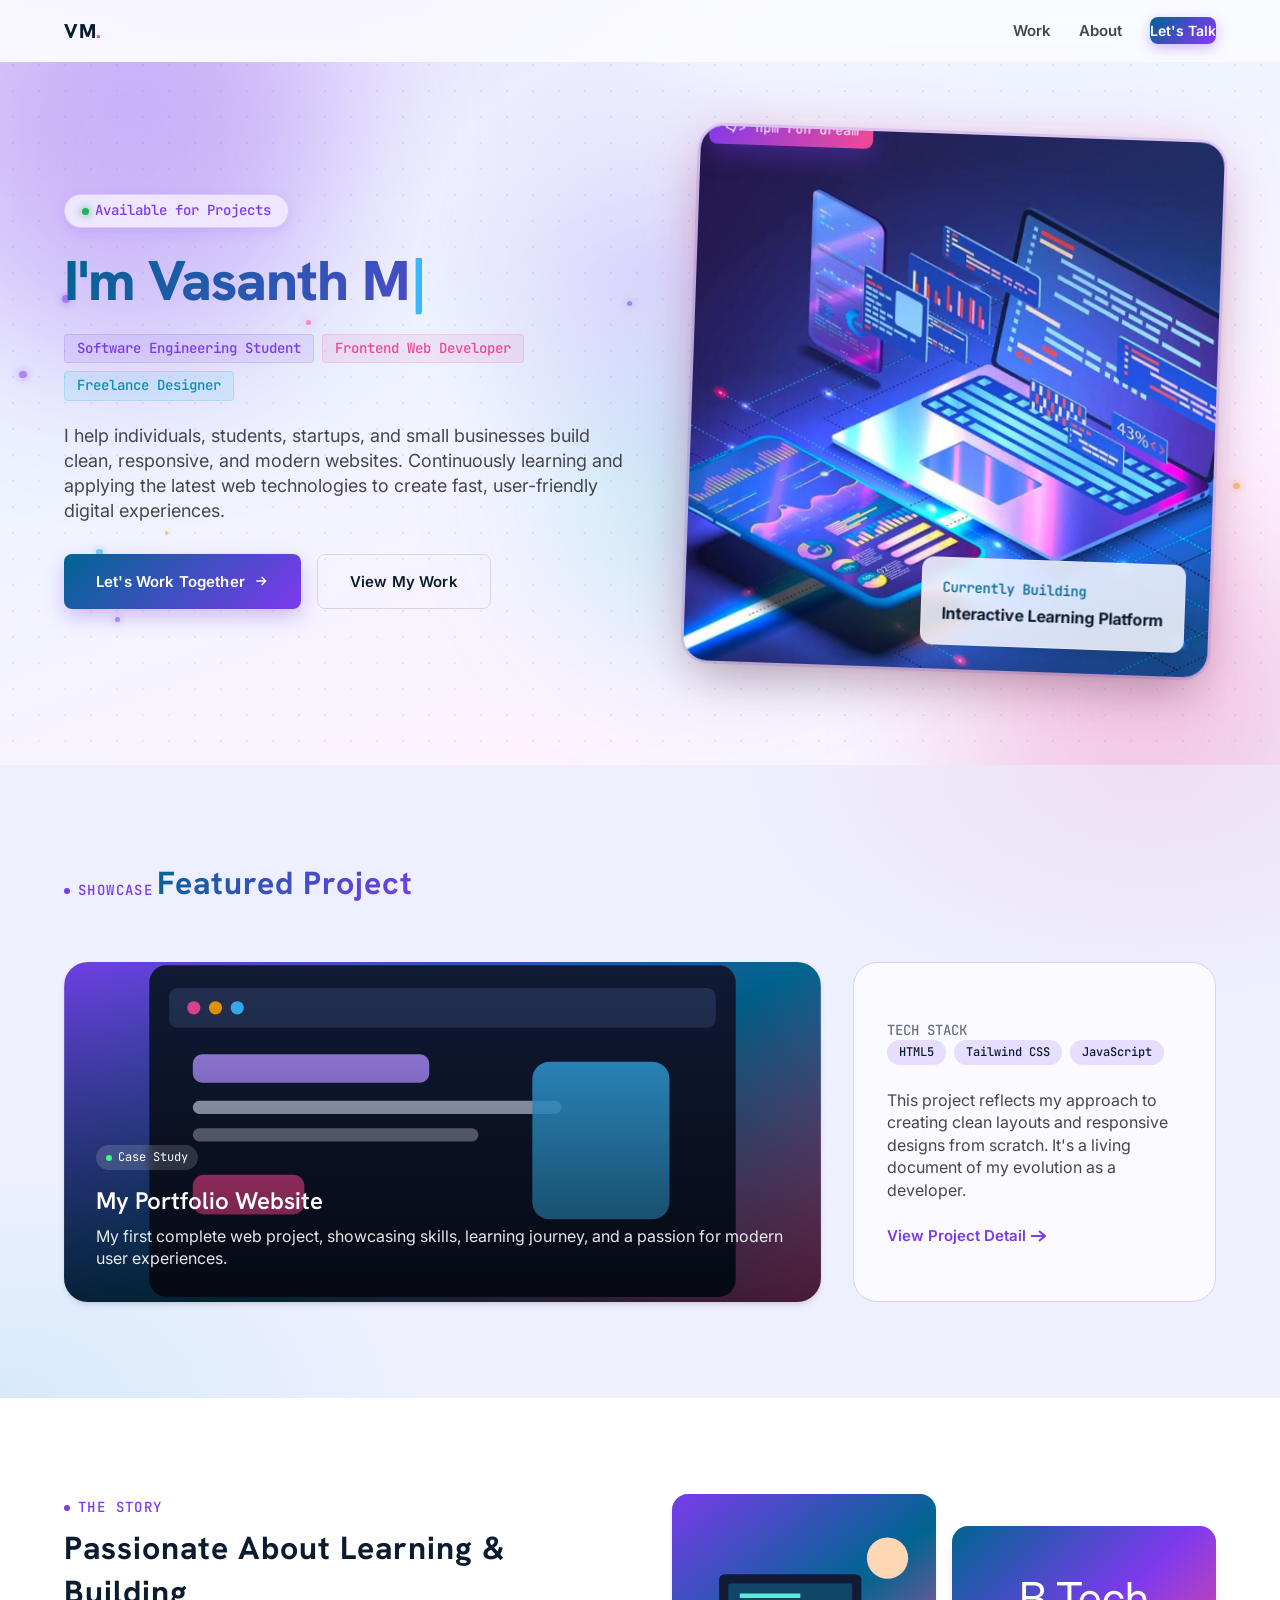
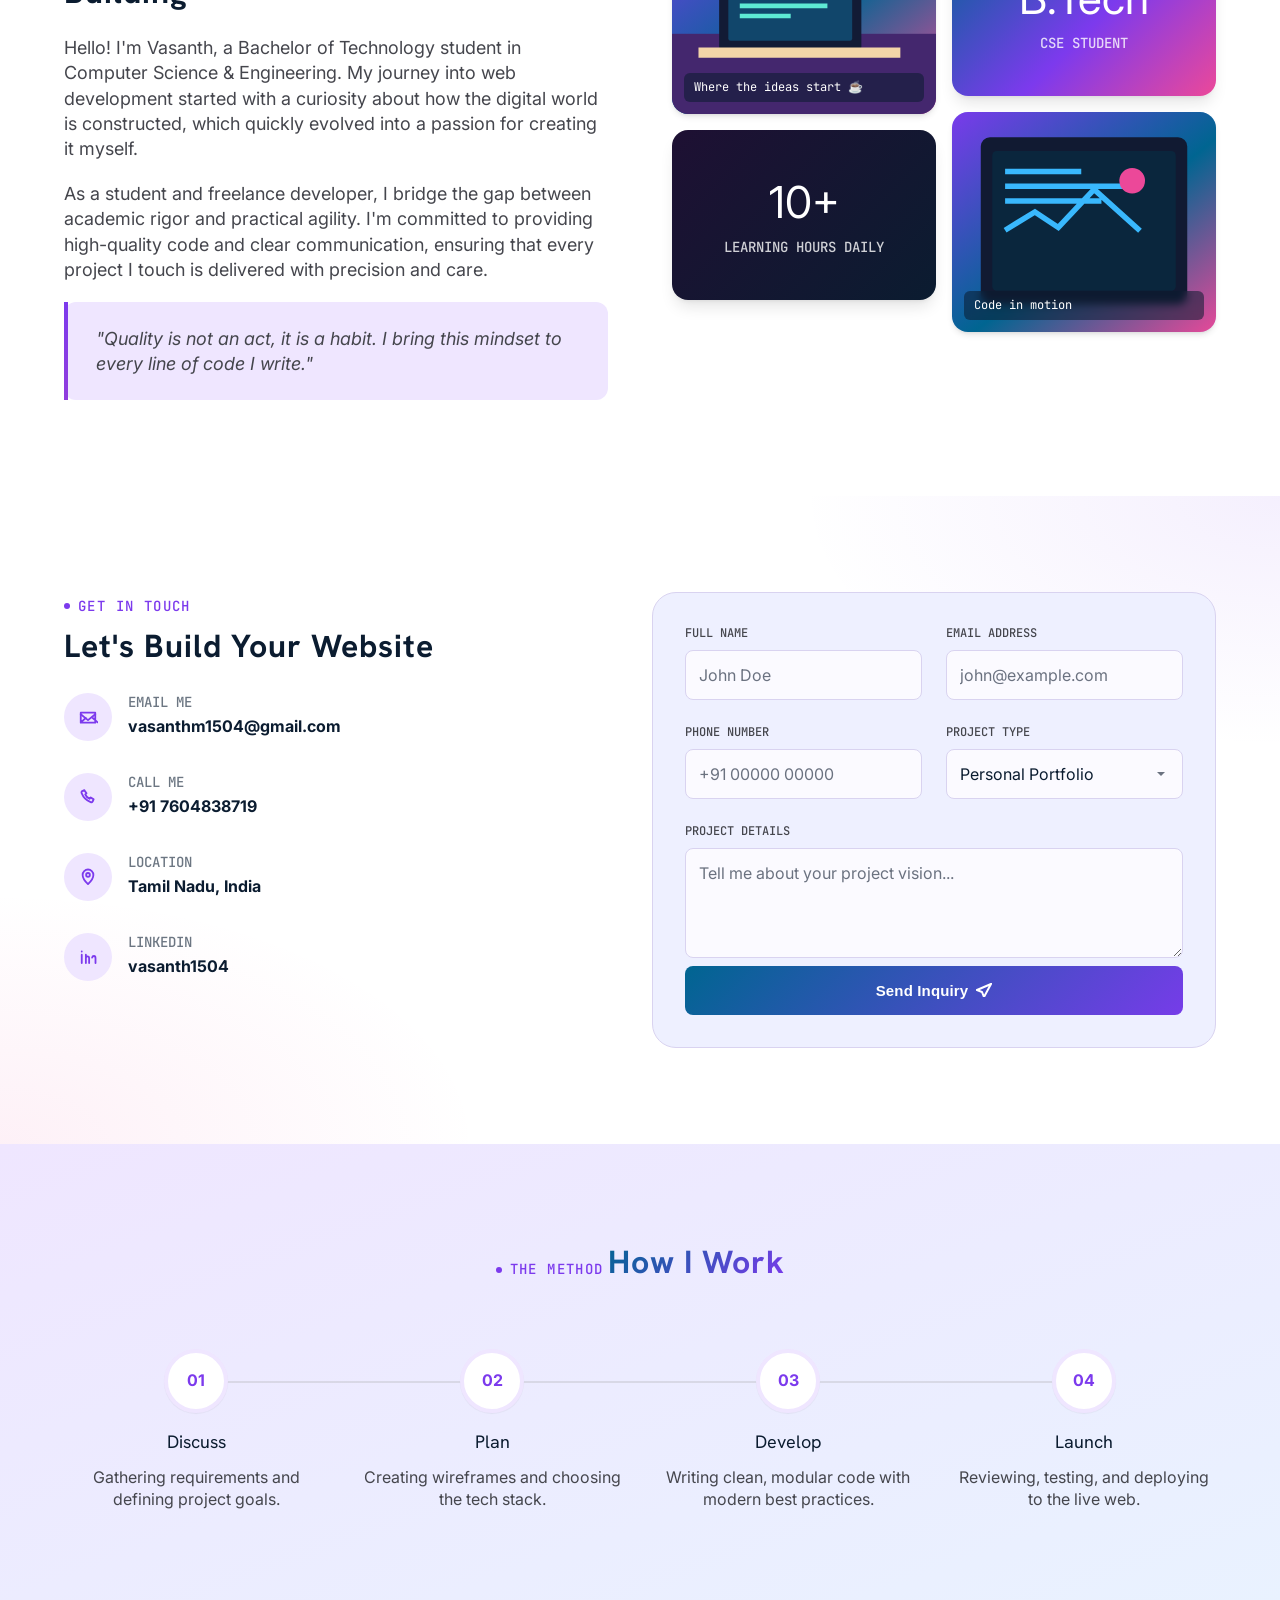
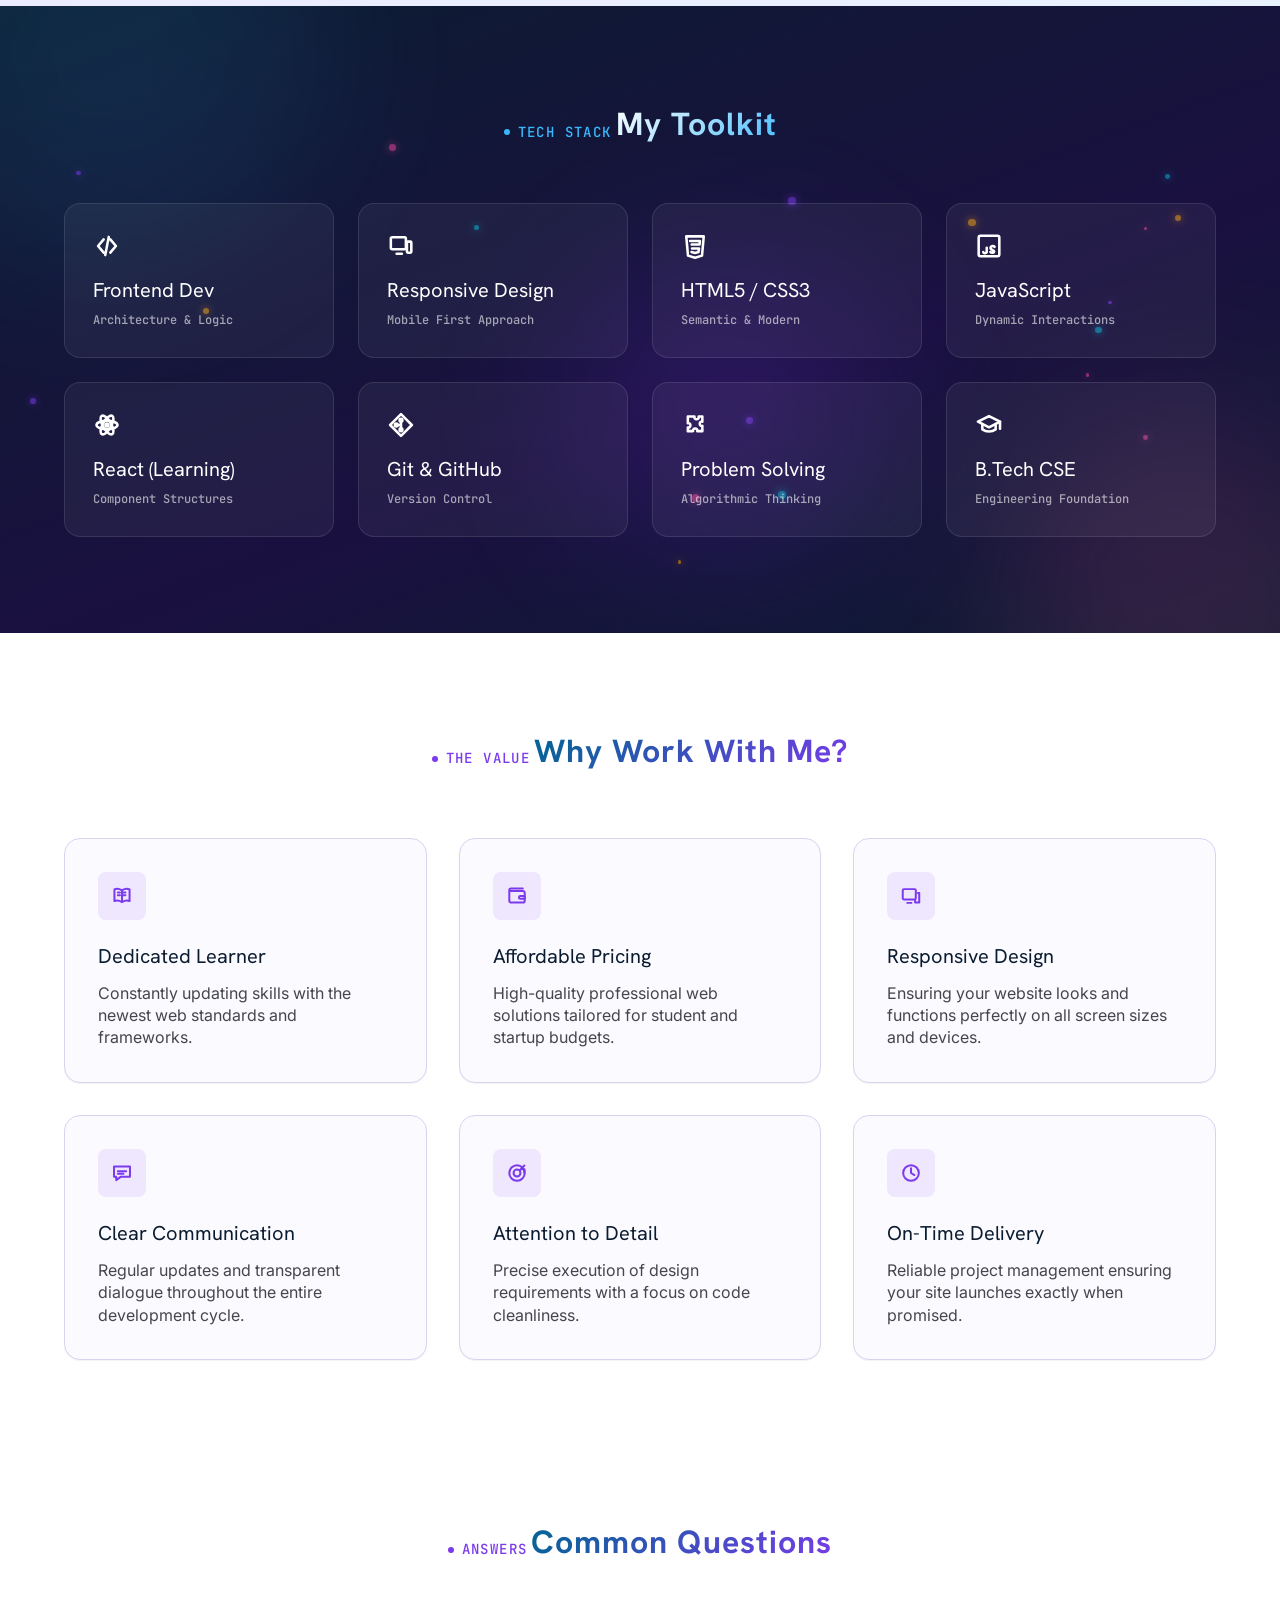
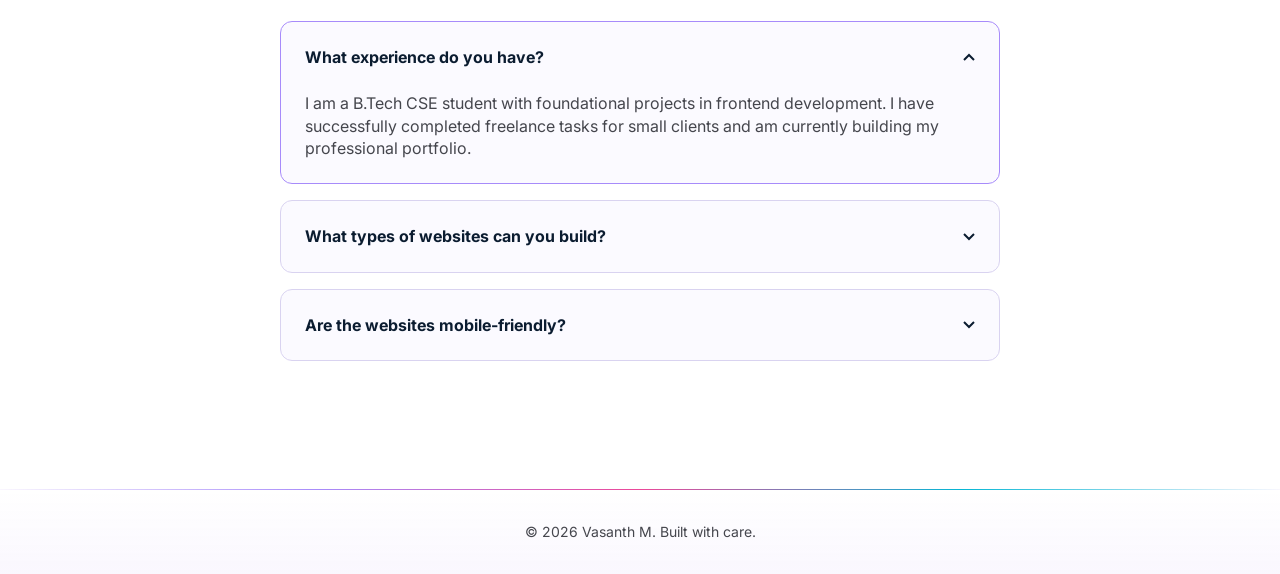
<file: index.html>
<!DOCTYPE html>
<html lang="en">
<head>
<meta charset="UTF-8" />
<meta name="viewport" content="width=device-width, initial-scale=1.0" />
<title>Vasanth M — Frontend Web Developer</title>
<meta name="description" content="Vasanth M — Frontend Web Developer building clean, modern, animated websites." />
<meta name="theme-color" content="#5b21b6" />
<link id="favicon" rel="icon" type="image/png" href="" />
<link rel="apple-touch-icon" href="data:image/svg+xml,%3Csvg xmlns='http://www.w3.org/2000/svg' viewBox='0 0 100 100'%3E%3Cdefs%3E%3ClinearGradient id='a' x1='0%25' y1='0%25' x2='100%25' y2='100%25'%3E%3Cstop offset='0%25' stop-color='%237c3aed'/%3E%3Cstop offset='50%25' stop-color='%23ec4899'/%3E%3Cstop offset='100%25' stop-color='%2306b6d4'/%3E%3C/linearGradient%3E%3C/defs%3E%3Crect width='100' height='100' rx='26' fill='url(%23a)'/%3E%3Cpath d='M28 34 L44 66 L60 34' stroke='white' stroke-width='7' fill='none' stroke-linecap='round' stroke-linejoin='round'/%3E%3Ccircle cx='74' cy='66' r='6' fill='white'/%3E%3C/svg%3E" />
<link rel="preconnect" href="https://fonts.googleapis.com">
<link href="https://fonts.googleapis.com/css2?family=Hanken+Grotesk:wght@400;600;700;800&family=Inter:ital,wght@0,400;0,600;0,700;1,400&family=JetBrains+Mono:wght@500&display=swap" rel="stylesheet">
<script>
/* Offline-safe artwork: each illustration is generated as an inline SVG data URI. */
window.portfolioAsset = function (kind, label) {
  const esc = String(label || '').replace(/[&<>"']/g, c => ({'&':'&amp;','<':'&lt;','>':'&gt;','"':'&quot;',"'":'&apos;'}[c]));
  const icon = {
    mail:'<path d="M8 10.5 2.2 5.8V4.5h11.6v1.3L8 10.5Z"/><path d="M2.2 5.8v6.7h11.6V5.8M2.3 12.3l3.9-3.5m5.6 0 3.9 3.5"/>',
    phone:'<path d="M5.1 2.5 3.4 3.3c-.6.3-.8 1-.5 1.6 1.3 3.3 3.9 5.9 7.2 7.2.6.2 1.3 0 1.6-.5l.8-1.7-2.3-1.5-1 1c-1.5-.7-2.7-1.9-3.4-3.4l1-1-1.7-2.3Z"/>',
    pin:'<path d="M8 13.7s4.3-4.2 4.3-7.4A4.3 4.3 0 1 0 3.7 6.3c0 3.2 4.3 7.4 4.3 7.4Z"/><circle cx="8" cy="6.3" r="1.5"/>',
    linkedin:'<path d="M3 6.2v6.6M3 3.5v.1M6.3 12.8V8.9c0-1.8 2.6-2 2.6 0v3.9M6.3 8.2V6.2"/><path d="M11.3 8.5c.3-1.6 2.7-2 2.7.4v3.9"/>',
    code:'<path d="m6.1 4.2-3.2 3.8 3.2 3.8M9.9 4.2l3.2 3.8-3.2 3.8M9 2.8 7 13.2"/>',
    responsive:'<rect x="2.2" y="3" width="8.6" height="6.8" rx=".8"/><rect x="11.4" y="5.5" width="2.5" height="6.3" rx=".5"/><path d="M5.5 12.4h3"/>',
    html:'<path d="m3 2.5 1 11 4 1.2 4-1.2 1-11H3Z"/><path d="M5.2 5.2h5.6l-.2 2H6.1m.2 2.2h4l-.3 2-2 .6-2-.6"/>',
    js:'<rect x="2.1" y="2.1" width="11.8" height="11.8" rx="1"/><path d="M8.8 11.4c.5.7 1.8.7 2.1-.1.4-1-2.5-1-2-2.5.3-.9 1.7-1 2.3-.3M6.7 9v2.2c0 1.1-1.7 1.2-2 .3"/>',
    react:'<ellipse cx="8" cy="8" rx="6" ry="2.4"/><ellipse cx="8" cy="8" rx="6" ry="2.4" transform="rotate(60 8 8)"/><ellipse cx="8" cy="8" rx="6" ry="2.4" transform="rotate(120 8 8)"/><circle cx="8" cy="8" r=".9" fill="currentColor"/>',
    git:'<path d="M8 1.8 14.2 8 8 14.2 1.8 8 8 1.8Z"/><circle cx="8" cy="5.3" r=".8" fill="currentColor"/><circle cx="5.3" cy="8" r=".8" fill="currentColor"/><circle cx="8" cy="10.7" r=".8" fill="currentColor"/><path d="M8 6.1V8H6.1M8 8v1.9"/>',
    puzzle:'<path d="M5.6 3.1h2.1c-.2.9.3 1.6 1.2 1.6s1.4-.7 1.2-1.6h2.1v3c-.8-.2-1.5.3-1.5 1.2s.7 1.4 1.5 1.2v3H9.3c.2-.8-.3-1.5-1.2-1.5s-1.4.7-1.2 1.5h-3V9.4c.8.2 1.5-.3 1.5-1.2S4.7 6.8 3.9 7V3.1h1.7Z"/>',
    graduation:'<path d="m1.7 6.1 6.3-3.2 6.3 3.2L8 9.3 1.7 6.1Z"/><path d="M4.2 7.4v3.1c2.2 1.6 5.4 1.6 7.6 0V7.4M14.3 6.1v4"/>',
    book:'<path d="M2.5 3.2c1.8-.7 3.7-.4 5.5.7v8.5c-1.8-1.1-3.7-1.4-5.5-.7V3.2ZM13.5 3.2c-1.8-.7-3.7-.4-5.5.7v8.5c1.8-1.1 3.7-1.4 5.5-.7V3.2Z"/><path d="M5 5.5h1.5m2.5 0h1.5M5 7.5h1.5m2.5 0h1.5"/>',
    wallet:'<path d="M2.4 4.3h9.8c.8 0 1.4.6 1.4 1.4v5.7c0 .8-.6 1.4-1.4 1.4H3.8c-.8 0-1.4-.6-1.4-1.4V3.7c0-.7.6-1.2 1.3-1.2h8.5"/><path d="M10.4 8h3.2v2h-3.2a1 1 0 1 1 0-2Z"/>',
    devices:'<rect x="2" y="3" width="9.5" height="7.5" rx=".8"/><path d="M5.3 13h3M13 5.8h1v7h-3v-1.3"/>',
    chat:'<path d="M2.2 3.3h11.6v7.5H7l-3.2 2.4v-2.4H2.2V3.3Z"/><path d="M5 6.8h6M5 8.6h4"/>',
    target:'<circle cx="8" cy="8" r="5.6"/><circle cx="8" cy="8" r="2.5"/><path d="m10 6 3.4-3.4M10.7 5.3h2.7V8"/>',
    clock:'<circle cx="8" cy="8" r="5.7"/><path d="M8 4.5V8l2.5 1.5"/>'
  }[kind] || '<circle cx="8" cy="8" r="5.5"/>';
  const photo = kind === 'hero' ? '<rect width="800" height="620" fill="url(#g)"/><circle cx="620" cy="130" r="170" fill="#ec4899" opacity=".24"/><path d="M115 500h565l-46-208H161l-46 208Z" fill="#10182c"/><rect x="190" y="322" width="408" height="132" rx="10" fill="#18345a"/><rect x="208" y="340" width="372" height="96" rx="5" fill="#071326"/><path d="M228 365h118m-118 19h210m-210 19h160" stroke="#39b8fd" stroke-width="10" opacity=".8"/><circle cx="167" cy="160" r="72" fill="#ffd2bc"/><path d="M100 238c14-68 115-68 132 0v84H100v-84Z" fill="#7c3aed"/><path d="M95 150c0-76 144-76 144 0-27-30-112-31-144 0Z" fill="#18243d"/>' : kind === 'project' ? '<rect width="800" height="460" fill="url(#g)"/><rect x="90" y="54" width="620" height="350" rx="18" fill="#101a35"/><rect x="111" y="78" width="578" height="42" rx="9" fill="#243154"/><circle cx="137" cy="99" r="7" fill="#ec4899"/><circle cx="160" cy="99" r="7" fill="#f59e0b"/><circle cx="183" cy="99" r="7" fill="#39b8fd"/><rect x="136" y="148" width="250" height="30" rx="10" fill="#a78bfa"/><rect x="136" y="197" width="390" height="14" rx="7" fill="#dbeafe" opacity=".8"/><rect x="136" y="226" width="302" height="14" rx="7" fill="#dbeafe" opacity=".5"/><rect x="136" y="275" width="118" height="42" rx="12" fill="#ec4899"/><rect x="495" y="156" width="145" height="166" rx="18" fill="#39b8fd" opacity=".85"/>' : kind === 'workspace' ? '<rect width="600" height="480" fill="url(#g)"/><rect y="305" width="600" height="175" fill="#44276e"/><rect x="115" y="175" width="310" height="170" rx="12" fill="#121b35"/><rect x="135" y="195" width="270" height="125" rx="5" fill="#11466b"/><path d="M160 222h132m-132 22h191m-191 22h111" stroke="#5eead4" stroke-width="10"/><path d="M70 346h440" stroke="#f3d5a8" stroke-width="22"/><circle cx="482" cy="140" r="45" fill="#ffd7b5"/>' : '<rect width="600" height="480" fill="url(#g)"/><rect x="75" y="55" width="450" height="365" rx="20" fill="#111a32"/><rect x="100" y="85" width="400" height="305" rx="10" fill="#0a263d"/><path d="M128 130h166m-166 32h290m-290 32h210m-210 64 65-40 51 34 78-83 100 90" stroke="#39b8fd" stroke-width="12" fill="none"/><circle cx="405" cy="150" r="28" fill="#ec4899"/>';
  const svg = kind === 'hero' || kind === 'project' || kind === 'workspace' || kind === 'codephoto' ? `<svg xmlns="http://www.w3.org/2000/svg" viewBox="0 0 ${kind === 'hero' ? '800 620' : kind === 'project' ? '800 460' : '600 480'}"><defs><linearGradient id="g" x1="0" y1="0" x2="1" y2="1"><stop stop-color="#7c3aed"/><stop offset=".55" stop-color="#006591"/><stop offset="1" stop-color="#ec4899"/></linearGradient></defs>${photo}</svg>` : `<svg xmlns="http://www.w3.org/2000/svg" viewBox="0 0 16 16" fill="none" stroke="#7c3aed" stroke-width="1.45" stroke-linecap="round" stroke-linejoin="round"><title>${esc}</title>${icon}</svg>`;
  return 'data:image/svg+xml;charset=UTF-8,' + encodeURIComponent(svg);
};
document.addEventListener('DOMContentLoaded', () => {
  document.querySelectorAll('img[data-asset]').forEach(img => {
    img.src = window.portfolioAsset(img.dataset.asset, img.alt);
  });
});
</script>
<style>
  :root{
    --navy:#0b1c30;
    --text-body:#45464d;
    --accent:#006591;
    --accent-light:#39b8fd;
    --bg-blue:#eef0ff;
    --badge-bg:#efe6ff;
    --badge-border:#d9c9ff;
    --card-bg:#fbfaff;
    --card-border:#d9d3f0;
    --tag-bg:#e6ddff;
    --img-bg:#d3e4fe;
    --placeholder:#6b7280;
    --white:#ffffff;
    --purple:#7c3aed;
    --purple-light:#a78bfa;
    --pink:#ec4899;
    --cyan:#06b6d4;
    --gold:#f59e0b;
    --gradient-1:linear-gradient(120deg,var(--purple) 0%,var(--pink) 50%,var(--cyan) 100%);
    --gradient-2:linear-gradient(135deg,var(--accent) 0%,var(--purple) 55%,var(--pink) 100%);
  }
  *{box-sizing:border-box;margin:0;padding:0;}
  html{scroll-behavior:smooth;}
  body{
    font-family:'Inter',sans-serif;
    color:var(--navy);
    background:
      radial-gradient(1100px 600px at 8% -8%, rgba(124,58,237,0.16), transparent 60%),
      radial-gradient(900px 560px at 95% 8%, rgba(236,72,153,0.14), transparent 55%),
      radial-gradient(1000px 700px at 50% 100%, rgba(6,182,212,0.13), transparent 60%),
      linear-gradient(160deg,#f4f2ff 0%,#eef4ff 35%,#fdf3ff 70%,#eefaff 100%);
    background-attachment:fixed;
    background-size:200% 200%, 200% 200%, 200% 200%, 100% 100%;
    animation:bgDrift 24s ease-in-out infinite;
    line-height:1.4;
    position:relative;
  }
  @keyframes bgDrift{
    0%,100%{background-position:0% 0%, 100% 0%, 50% 100%, 0 0;}
    50%{background-position:20% 30%, 80% 30%, 40% 70%, 0 0;}
  }
  body::before{
    content:"";
    position:fixed;
    inset:0;
    z-index:-1;
    background-image:radial-gradient(rgba(124,58,237,0.09) 1px, transparent 1px);
    background-size:26px 26px;
    pointer-events:none;
  }
  ::selection{background:var(--purple-light);color:#fff;}
  .particle-field{position:absolute;inset:0;overflow:hidden;pointer-events:none;z-index:0;}
  .particle-field span{
    position:absolute;
    border-radius:50%;
    opacity:0.55;
    animation:floatParticle linear infinite;
    box-shadow:0 0 8px currentColor;
  }
  @keyframes floatParticle{
    0%{transform:translateY(0) translateX(0);opacity:0;}
    10%{opacity:0.6;}
    90%{opacity:0.5;}
    100%{transform:translateY(-140px) translateX(20px);opacity:0;}
  }
  h1,h2,h3{font-family:'Hanken Grotesk',sans-serif;color:var(--navy);}
  img{display:block;max-width:100%;}
  a{color:inherit;}
  .wrap{max-width:1200px;margin:0 auto;padding:0 24px;}
  .eyebrow{
    font-family:'JetBrains Mono',monospace;
    font-weight:500;
    font-size:14px;
    color:var(--purple);
    letter-spacing:1.4px;
    text-transform:uppercase;
    margin-bottom:8px;
    display:inline-flex;
    align-items:center;
  }
  .eyebrow::before{
    content:"";
    width:6px;height:6px;
    border-radius:50%;
    background:currentColor;
    margin-right:8px;
    animation:pulseDot 2.2s ease-in-out infinite;
  }
  .section-title{
    font-size:32px;
    font-weight:700;
    letter-spacing:1px;
    margin-bottom:8px;
    background:var(--gradient-2);
    background-size:200% auto;
    -webkit-background-clip:text;
    background-clip:text;
    color:transparent;
    display:inline-block;
    animation:shimmerText 6s ease-in-out infinite;
  }
  .toolkit .section-title{background:linear-gradient(135deg,#fff 0%,var(--accent-light) 60%,var(--pink) 100%);background-size:200% auto;-webkit-background-clip:text;background-clip:text;color:transparent;}
  @keyframes shimmerText{
    0%,100%{background-position:0% 50%;}
    50%{background-position:100% 50%;}
  }
  .center{text-align:center;}
  .center .eyebrow{justify-content:center;}
  section{width:100%;position:relative;}

  .reveal{
    opacity:0;
    transform:translateY(28px);
    transition:opacity .7s cubic-bezier(.2,.7,.2,1), transform .7s cubic-bezier(.2,.7,.2,1);
  }
  .reveal.in-view{opacity:1;transform:none;}

  @keyframes pulseDot{0%,100%{opacity:1;}50%{opacity:.25;}}
  @keyframes blobMove{
    0%,100%{transform:translate(0,0) scale(1);}
    33%{transform:translate(30px,-36px) scale(1.08);}
    66%{transform:translate(-24px,26px) scale(.94);}
  }
  @keyframes bob{
    0%,100%{transform:translateY(0) rotate(-3deg);}
    50%{transform:translateY(-10px) rotate(-1deg);}
  }
  @keyframes blink{0%,49%{opacity:1;}50%,100%{opacity:0;}}
  @keyframes shine{0%{left:-75%;}100%{left:125%;}}
  @keyframes fadeSlide{from{opacity:0;transform:translateY(-8px);}to{opacity:1;transform:none;}}

  @media (prefers-reduced-motion: reduce){
    *{animation:none !important;transition:none !important;}
    .reveal{opacity:1 !important;transform:none !important;}
  }

  .navbar{
    position:sticky;
    top:0;
    z-index:50;
    background:rgba(255,255,255,0.65);
    backdrop-filter:blur(14px);
    border-bottom:1px solid transparent;
    transition:border-color .25s ease, box-shadow .25s ease, background .25s ease;
  }
  .navbar::after{
    content:"";
    position:absolute;left:0;right:0;bottom:-1px;
    height:2px;
    background:var(--gradient-1);
    background-size:200% auto;
    opacity:0;
    transition:opacity .3s ease;
    animation:shimmerText 6s linear infinite;
  }
  .navbar.scrolled{
    background:rgba(255,255,255,0.82);
    border-bottom-color:transparent;
    box-shadow:0 4px 24px rgba(124,58,237,0.12);
  }
  .navbar.scrolled::after{opacity:1;}
  .nav-wrap{
    max-width:1200px;
    margin:0 auto;
    padding:16px 24px;
    display:flex;
    align-items:center;
    justify-content:space-between;
  }
  .logo{
    font-family:'Hanken Grotesk',sans-serif;
    font-weight:800;
    font-size:20px;
    text-decoration:none;
    color:var(--navy);
    letter-spacing:0.5px;
  }
  .logo .dot{
    background:var(--gradient-1);
    background-size:200% auto;
    -webkit-background-clip:text;background-clip:text;color:transparent;
    animation:shimmerText 4s ease-in-out infinite;
  }
  .nav-links{display:flex;align-items:center;gap:28px;}
  .nav-links a{
    text-decoration:none;
    font-size:15px;
    font-weight:600;
    color:var(--text-body);
    position:relative;
    padding:4px 0;
  }
  .nav-links a:not(.nav-cta)::after{
    content:"";
    position:absolute;left:0;bottom:0;
    width:0;height:2px;
    background:var(--gradient-1);
    transition:width .25s ease;
  }
  .nav-links a:not(.nav-cta):hover::after{width:100%;}
  .nav-links a:not(.nav-cta):hover{color:var(--purple);}
  .nav-cta{
    background:var(--gradient-2);
    background-size:180% auto;
    background-position:0% 50%;
    color:var(--white) !important;
    padding:10px 18px;
    border-radius:8px;
    font-size:14px !important;
    box-shadow:0 4px 14px rgba(124,58,237,0.35);
    transition:transform .2s ease, box-shadow .2s ease, background-position .4s ease;
  }
  .nav-cta:hover{transform:translateY(-2px);background-position:100% 50%;box-shadow:0 8px 22px rgba(236,72,153,0.4);}

  .hero{
    display:flex;
    align-items:center;
    justify-content:center;
    padding:72px 24px 96px;
    min-height:640px;
    overflow:hidden;
  }
  .bg-orb{
    position:absolute;
    border-radius:50%;
    filter:blur(80px);
    pointer-events:none;
    z-index:0;
    animation:blobMove 20s ease-in-out infinite;
  }
  .orb-1{width:420px;height:420px;top:-120px;left:-80px;background:rgba(124,58,237,0.32);}
  .orb-2{width:380px;height:380px;bottom:-140px;right:-60px;background:rgba(236,72,153,0.26);animation-duration:26s;animation-delay:2s;}
  .orb-3{width:300px;height:300px;top:40%;left:45%;background:rgba(6,182,212,0.22);animation-duration:22s;animation-delay:4s;}
  .hero-spotlight{
    position:absolute;inset:0;z-index:0;pointer-events:none;
    background:radial-gradient(320px 320px at var(--mx,50%) var(--my,30%), rgba(124,58,237,0.16), transparent 70%);
    transition:background .1s linear;
  }
  .hero .wrap{
    position:relative;
    z-index:1;
    display:grid;
    grid-template-columns:minmax(0,1.05fr) minmax(360px,.95fr);
    gap:48px;
    align-items:center;
    justify-content:center;
  }
  .hero-left{
    flex:1 1 480px;
    max-width:588px;
    display:flex;
    flex-direction:column;
    gap:22px;
  }
  .badge{
    display:inline-flex;
    align-items:center;
    gap:6px;
    align-self:flex-start;
    background:var(--badge-bg);
    border:1px solid var(--badge-border);
    color:var(--purple);
    font-family:'JetBrains Mono',monospace;
    font-weight:500;
    font-size:14px;
    padding:6px 17px;
    border-radius:9999px;
    box-shadow:0 4px 14px rgba(124,58,237,0.15);
  }
  .badge .status-dot{
    width:7px;height:7px;border-radius:50%;background:#1fb15c;
    animation:pulseDot 1.6s ease-in-out infinite;
    box-shadow:0 0 8px #1fb15c;
  }
  .hero-left h1{
    font-size:56px;
    font-weight:800;
    letter-spacing:-1px;
    line-height:1.1;
    background:var(--gradient-2);
    background-size:200% auto;
    -webkit-background-clip:text;
    background-clip:text;
    color:transparent;
    display:inline-block;
    animation:shimmerText 7s ease-in-out infinite;
  }
  .cursor{
    display:inline-block;
    width:3px;
    margin-left:2px;
    color:var(--accent-light);
    -webkit-text-fill-color:var(--accent-light);
    animation:blink 1s step-end infinite;
  }
  .role-tags{display:flex;flex-wrap:wrap;gap:8px;}
  .role-tag{
    background:rgba(124,58,237,0.1);
    color:var(--purple);
    font-family:'JetBrains Mono',monospace;
    font-weight:500;
    font-size:14px;
    padding:4px 12px;
    border-radius:4px;
    border:1px solid rgba(124,58,237,0.15);
    transition:background .2s ease, transform .2s ease, box-shadow .2s ease, color .2s ease;
  }
  .role-tag:nth-child(2){background:rgba(236,72,153,0.1);color:var(--pink);border-color:rgba(236,72,153,0.15);}
  .role-tag:nth-child(3){background:rgba(6,182,212,0.1);color:#0891b2;border-color:rgba(6,182,212,0.18);}
  .role-tag:hover{transform:translateY(-3px) scale(1.03);box-shadow:0 8px 16px rgba(124,58,237,0.18);}
  .hero-desc{
    font-size:18px;
    color:var(--text-body);
    max-width:576px;
  }
  .hero-actions{
    display:flex;
    gap:16px;
    flex-wrap:wrap;
    padding-top:8px;
  }
  .btn{
    display:inline-flex;
    align-items:center;
    gap:8px;
    padding:16px 32px;
    border-radius:8px;
    font-weight:600;
    font-size:15px;
    letter-spacing:0.15px;
    text-decoration:none;
    border:none;
    cursor:pointer;
    transition:transform .2s ease, box-shadow .2s ease, background .2s ease;
  }
  .btn-primary{
    background:var(--gradient-2);
    background-size:200% auto;
    background-position:0% 50%;
    color:var(--white);
    position:relative;overflow:hidden;
    box-shadow:0 8px 20px rgba(124,58,237,0.3);
  }
  .btn-primary::after{
    content:"";
    position:absolute;top:0;left:-75%;
    width:50%;height:100%;
    background:linear-gradient(120deg, transparent, rgba(255,255,255,0.28), transparent);
    transform:skewX(-20deg);
  }
  .btn-primary:hover{transform:translateY(-3px);box-shadow:0 14px 30px rgba(236,72,153,0.35);background-position:100% 50%;}
  .btn-primary:hover::after{animation:shine .9s ease forwards;}
  .btn-primary svg{transition:transform .2s ease;}
  .btn-primary:hover svg{transform:translateX(4px);}
  .btn-secondary{background:transparent;color:var(--navy);border:1px solid var(--card-border);}
  .btn-secondary:hover{background:rgba(124,58,237,0.06);transform:translateY(-3px);border-color:var(--purple-light);}
  .btn svg{width:16px;height:16px;flex-shrink:0;}

  .hero-right{
    flex:1 1 420px;
    max-width:588px;
    display:flex;
    justify-content:center;
    position:relative;
  }
  .hero-image-card{
    position:relative;
    transform:rotate(2deg);
    background:#dce9ff;
    border-radius:24px;
    overflow:hidden;
    box-shadow:0 25px 50px -12px rgba(0,0,0,0.25), 0 0 0 3px rgba(124,58,237,0.15), 0 0 60px -10px rgba(236,72,153,0.35);
    width:100%;
    max-width:588px;
    aspect-ratio:588/600;
    transition:transform .4s ease, box-shadow .4s ease;
  }
  .hero-image-card:hover{transform:rotate(0deg) scale(1.015);box-shadow:0 30px 60px -12px rgba(0,0,0,0.3), 0 0 0 3px rgba(124,58,237,0.25), 0 0 70px -6px rgba(6,182,212,0.45);}
  .hero-image-card img{width:100%;height:100%;object-fit:cover;}
  .hero-overlay-card{
    position:absolute;
    right:24px;
    bottom:24px;
    max-width:280px;
    background:rgba(248,249,255,0.85);
    backdrop-filter:blur(6px);
    border:1px solid rgba(255,255,255,0.2);
    border-radius:12px;
    padding:20px;
    box-shadow:0 20px 25px -5px rgba(0,0,0,0.1),0 8px 10px -6px rgba(0,0,0,0.1);
  }
  .hero-overlay-card .eyebrow2{
    font-family:'JetBrains Mono',monospace;
    font-weight:500;
    font-size:14px;
    color:var(--accent);
    margin-bottom:4px;
    display:block;
  }
  .hero-overlay-card strong{font-size:16px;font-weight:700;}
  .float-tag{
    position:absolute;
    top:-16px;
    left:8px;
    background:var(--gradient-1);
    background-size:200% auto;
    color:var(--white);
    font-family:'JetBrains Mono',monospace;
    font-size:13px;
    padding:8px 14px;
    border-radius:8px;
    box-shadow:0 10px 24px rgba(124,58,237,0.35);
    animation:bob 5s ease-in-out infinite, shimmerText 5s ease-in-out infinite;
    z-index:2;
  }

  .featured{
    background:
      radial-gradient(700px 400px at 90% 0%, rgba(236,72,153,0.10), transparent 60%),
      radial-gradient(700px 400px at 0% 100%, rgba(6,182,212,0.10), transparent 60%),
      var(--bg-blue);
    padding:96px 24px;
    position:relative;
  }
  .featured .wrap{display:flex;flex-direction:column;gap:48px;}
  .bento{
    display:grid;
    grid-template-columns:repeat(12,1fr);
    gap:32px;
  }
  .bento-main{
    grid-column:span 8;
    background:var(--card-bg);
    border-radius:24px;
    overflow:hidden;
    box-shadow:0 4px 6px -1px rgba(0,0,0,0.1),0 2px 4px -2px rgba(0,0,0,0.1);
    position:relative;
    min-height:340px;
    transition:transform .3s ease, box-shadow .3s ease;
  }
  .bento-main:hover{transform:translateY(-6px);box-shadow:0 20px 40px -10px rgba(124,58,237,0.3);}
  .bento-main img{
    width:100%;height:100%;object-fit:cover;position:absolute;inset:0;
    transition:transform .5s ease;
  }
  .bento-main:hover img{transform:scale(1.04);}
  .bento-main-overlay{
    position:relative;
    z-index:2;
    padding:32px;
    display:flex;
    flex-direction:column;
    gap:8px;
    color:var(--white);
    height:100%;
    justify-content:flex-end;
    background:linear-gradient(to top, rgba(0,0,0,0.65), rgba(0,0,0,0));
  }
  .live-tag{
    align-self:flex-start;
    background:rgba(255,255,255,0.15);
    backdrop-filter:blur(4px);
    font-family:'JetBrains Mono',monospace;
    font-size:12px;
    padding:4px 10px;
    border-radius:9999px;
    margin-bottom:6px;
    display:inline-flex;
    align-items:center;
    gap:6px;
  }
  .live-tag .dot{width:6px;height:6px;border-radius:50%;background:#39ff8a;animation:pulseDot 1.6s ease-in-out infinite;}
  .bento-main-overlay h3{color:var(--white);font-size:24px;font-weight:600;}
  .bento-main-overlay p{opacity:0.9;font-size:16px;}
  .bento-side{
    grid-column:span 4;
    background:var(--card-bg);
    border:1px solid var(--card-border);
    border-radius:24px;
    padding:33px;
    display:flex;
    flex-direction:column;
    justify-content:center;
    gap:24px;
    transition:transform .3s ease, box-shadow .3s ease, border-color .3s ease;
  }
  .bento-side:hover{transform:translateY(-6px);box-shadow:0 16px 32px -12px rgba(124,58,237,0.25);border-color:var(--purple-light);}
  .tech-tags{display:flex;flex-wrap:wrap;gap:8px;}
  .tech-tag{
    background:var(--tag-bg);
    color:var(--navy);
    font-family:'JetBrains Mono',monospace;
    font-weight:500;
    font-size:12px;
    padding:4px 12px;
    border-radius:9999px;
  }
  .bento-side p{color:var(--text-body);font-size:16px;}
  .link-arrow{
    display:inline-flex;
    align-items:center;
    gap:4px;
    color:var(--purple);
    font-weight:600;
    font-size:15px;
    text-decoration:none;
  }
  .link-arrow svg{width:16px;height:12px;transition:transform .2s ease;}
  .link-arrow:hover svg{transform:translateX(4px);}

  .about{
    display:flex;
    gap:64px;
    padding:96px 24px;
    max-width:1200px;
    margin:0 auto;
    flex-wrap:wrap;
  }
  .about-text{flex:1 1 420px;}
  .about-text h2{font-size:32px;font-weight:700;letter-spacing:1px;margin-bottom:8px;}
  .about-para{margin-top:20px;color:var(--text-body);font-size:18px;}
  .about-quote{
    margin-top:20px;
    background:var(--badge-bg);
    border-left:4px solid transparent;
    border-image:var(--gradient-1) 1;
    border-radius:12px;
    padding:24px 24px 24px 28px;
    font-style:italic;
    color:var(--text-body);
    font-size:18px;
  }
  .about-grid{
    flex:1 1 420px;
    display:flex;
    gap:16px;
  }
  .about-col{flex:1;display:flex;flex-direction:column;gap:16px;}
  .about-col.offset{padding-top:32px;}
  .about-photo{
    position:relative;
    background:var(--img-bg);
    border-radius:16px;
    overflow:hidden;
    box-shadow:0 4px 6px -1px rgba(0,0,0,0.1),0 2px 4px -2px rgba(0,0,0,0.1);
    height:220px;
    transition:transform .3s ease, box-shadow .3s ease;
  }
  .about-photo:hover{transform:translateY(-6px);box-shadow:0 16px 30px -8px rgba(124,58,237,0.3);}
  .about-photo img{width:100%;height:100%;object-fit:cover;transition:transform .5s ease;}
  .about-photo:hover img{transform:scale(1.06);}
  .photo-caption{
    position:absolute;
    left:12px;
    bottom:12px;
    right:12px;
    background:rgba(11,28,48,0.55);
    backdrop-filter:blur(4px);
    color:var(--white);
    font-family:'JetBrains Mono',monospace;
    font-size:12px;
    padding:6px 10px;
    border-radius:6px;
  }
  .stat-card{
    border-radius:16px;
    padding:24px;
    color:var(--white);
    height:170px;
    display:flex;
    flex-direction:column;
    align-items:center;
    justify-content:center;
    box-shadow:0 10px 15px -3px rgba(0,0,0,0.1),0 4px 6px -4px rgba(0,0,0,0.1);
    transition:transform .3s ease;
  }
  .stat-card:hover{transform:translateY(-6px);}
  .stat-card.dark{background:linear-gradient(135deg,#1e1033 0%,#0b1c30 100%);}
  .stat-card.dark:hover{box-shadow:0 16px 32px -8px rgba(124,58,237,0.45);}
  .stat-card.blue{background:var(--gradient-2);}
  .stat-card.blue:hover{box-shadow:0 16px 32px -8px rgba(236,72,153,0.4);}
  .stat-card .num{font-size:44px;font-weight:400;}
  .stat-card .label{
    font-family:'JetBrains Mono',monospace;
    font-weight:500;
    font-size:14px;
    text-transform:uppercase;
    opacity:0.8;
    margin-top:4px;
  }

  .contact{
    background:
      radial-gradient(800px 420px at 100% 0%, rgba(124,58,237,0.08), transparent 60%),
      radial-gradient(800px 420px at 0% 100%, rgba(236,72,153,0.08), transparent 60%),
      var(--white);
    padding:96px 24px;
  }
  .contact .wrap{
    display:flex;
    gap:64px;
    flex-wrap:wrap;
  }
  .contact-info{flex:1 1 380px;}
  .contact-info h2{font-size:32px;font-weight:700;letter-spacing:1px;margin-bottom:24px;}
  .contact-items{display:flex;flex-direction:column;gap:32px;margin-top:24px;}
  .contact-item{display:flex;gap:16px;align-items:flex-start;transition:transform .2s ease;}
  .contact-item:hover{transform:translateX(4px);}
  a.contact-item{text-decoration:none;cursor:pointer;}
  .contact-icon{
    width:48px;height:48px;flex-shrink:0;
    background:var(--badge-bg);
    border-radius:9999px;
    display:flex;align-items:center;justify-content:center;
    transition:background .2s ease, box-shadow .2s ease;
  }
  .contact-item:hover .contact-icon{background:var(--gradient-1);box-shadow:0 8px 18px rgba(124,58,237,0.35);}
  .contact-item:hover .contact-icon img{filter:brightness(0) invert(1);}
  .contact-icon img{width:20px;height:20px;object-fit:contain;}
  .contact-label{
    font-family:'JetBrains Mono',monospace;
    font-weight:500;
    font-size:14px;
    text-transform:uppercase;
    color:var(--navy);
    opacity:0.6;
    margin-bottom:2px;
  }
  .contact-value{font-weight:700;font-size:16px;color:var(--navy);}

  .contact-form-wrap{
    flex:1 1 420px;
    background:var(--bg-blue);
    border:1px solid var(--card-border);
    border-radius:24px;
    padding:32px;
  }
  .form-row{display:flex;gap:24px;flex-wrap:wrap;margin-bottom:24px;}
  .form-group{flex:1 1 180px;display:flex;flex-direction:column;gap:8px;}
  .form-group label{
    font-family:'JetBrains Mono',monospace;
    font-weight:500;
    font-size:12px;
    text-transform:uppercase;
    color:var(--text-body);
  }
  .form-group input,
  .form-group select,
  .form-group textarea{
    background:var(--card-bg);
    border:1px solid var(--card-border);
    border-radius:8px;
    padding:14px 13px;
    font-family:'Inter',sans-serif;
    font-size:16px;
    color:var(--navy);
    width:100%;
    appearance:none;
    transition:border-color .2s ease, box-shadow .2s ease;
  }
  .form-group input:focus,
  .form-group select:focus,
  .form-group textarea:focus{
    outline:none;
    border-color:var(--purple-light);
    box-shadow:0 0 0 3px rgba(124,58,237,0.2);
  }
  .form-group select{
    background-image:url('data:image/svg+xml;utf8,<svg xmlns="http://www.w3.org/2000/svg" width="16" height="16" fill="%236b7280"><path d="M4 6l4 4 4-4"/></svg>');
    background-repeat:no-repeat;
    background-position:right 13px center;
  }
  .form-group textarea{resize:vertical;min-height:110px;font-family:'Inter',sans-serif;}
  .form-group input::placeholder,
  .form-group textarea::placeholder{color:var(--placeholder);}
  .submit-btn{
    width:100%;
    background:var(--gradient-2);
    background-size:200% auto;
    background-position:0% 50%;
    color:var(--white);
    padding:16px;
    border:none;
    border-radius:8px;
    font-weight:600;
    font-size:15px;
    letter-spacing:0.15px;
    display:flex;
    align-items:center;
    justify-content:center;
    gap:8px;
    cursor:pointer;
    position:relative;
    overflow:hidden;
    transition:transform .2s ease, box-shadow .2s ease;
  }
  .submit-btn::after{
    content:"";
    position:absolute;top:0;left:-75%;
    width:50%;height:100%;
    background:linear-gradient(120deg, transparent, rgba(255,255,255,0.28), transparent);
    transform:skewX(-20deg);
  }
  .submit-btn:hover:not(:disabled){transform:translateY(-2px);box-shadow:0 12px 26px rgba(124,58,237,0.35);background-position:100% 50%;}
  .submit-btn:hover:not(:disabled)::after{animation:shine .9s ease forwards;}
  .submit-btn svg{width:16px;height:14px;}
  .submit-btn:disabled{opacity:0.6;cursor:not-allowed;}
  .form-status{
    margin-top:16px;
    font-size:14px;
    font-weight:600;
    text-align:center;
    display:none;
  }
  .form-status.success{color:#116932;display:block;animation:fadeSlide .3s ease;}
  .form-status.error{color:#b91c1c;display:block;animation:fadeSlide .3s ease;}

  .method{
    background:linear-gradient(160deg, var(--badge-bg) 0%, #e9f2ff 100%);
    padding:96px 24px;
  }
  .method .wrap{display:flex;flex-direction:column;gap:56px;}
  .steps{
    position:relative;
    display:flex;
    gap:32px;
    flex-wrap:wrap;
  }
  .steps::before{
    content:"";
    position:absolute;
    top:32px;
    left:12.5%;
    right:12.5%;
    height:2px;
    background:rgba(198,198,205,0.5);
    z-index:0;
  }
  .step{
    flex:1 1 200px;
    display:flex;
    flex-direction:column;
    align-items:center;
    text-align:center;
    gap:8px;
    position:relative;
    z-index:1;
  }
  .step-num{
    width:64px;height:64px;
    background:var(--white);
    border:4px solid var(--badge-bg);
    border-radius:9999px;
    display:flex;align-items:center;justify-content:center;
    font-size:16px;font-weight:700;color:var(--purple);
    box-shadow:0 1px 1px rgba(0,0,0,0.05);
    transition:transform .3s ease, border-color .3s ease, box-shadow .3s ease;
  }
  .step:hover .step-num{transform:translateY(-6px) scale(1.05);border-color:var(--purple-light);box-shadow:0 10px 22px rgba(124,58,237,0.28);}
  .step h3{font-weight:400;font-size:18px;margin-top:8px;}
  .step p{color:var(--text-body);font-size:16px;margin-top:4px;}

  .toolkit{
    background:linear-gradient(160deg,#0b1c30 0%,#1a1040 60%,#0b1c30 100%);
    padding:96px 24px;
    position:relative;
    overflow:hidden;
  }
  .toolkit .bg-orb{opacity:0.55;}
  .toolkit .orb-1{background:rgba(57,184,253,0.18);top:-160px;left:-100px;}
  .toolkit .orb-2{background:rgba(236,72,153,0.28);bottom:-160px;right:-100px;}
  .toolkit .orb-3{background:rgba(124,58,237,0.3);}
  .toolkit .wrap{display:flex;flex-direction:column;gap:48px;position:relative;z-index:1;}
  .toolkit .eyebrow{color:var(--accent-light);}
  .toolkit h2{color:var(--white);}
  .skills-grid{
    display:grid;
    grid-template-columns:repeat(4,1fr);
    gap:24px;
  }
  .skill-item{
    background:rgba(255,255,255,0.05);
    border:1px solid rgba(255,255,255,0.1);
    border-radius:16px;
    padding:28px;
    display:flex;
    flex-direction:column;
    gap:8px;
    transition:transform .3s ease, border-color .3s ease, background .3s ease;
  }
  .skill-item:hover{
    transform:translateY(-6px);
    border-color:rgba(236,72,153,0.5);
    background:rgba(255,255,255,0.08);
    box-shadow:0 16px 32px -10px rgba(124,58,237,0.5);
  }
  .skill-icon{width:28px;height:28px;}
  .skill-icon img{width:100%;height:100%;object-fit:contain;filter:brightness(0) invert(1);}
  .skill-item h3{color:var(--white);font-size:20px;font-weight:400;margin-top:8px;}
  .skill-item span{
    font-family:'JetBrains Mono',monospace;
    font-weight:500;
    font-size:12px;
    color:var(--white);
    opacity:0.6;
  }

  .why{padding:96px 24px 0;max-width:1200px;margin:0 auto;}
  .why-inner{display:flex;flex-direction:column;gap:56px;}
  .why-grid{
    display:grid;
    grid-template-columns:repeat(3,1fr);
    gap:32px;
  }
  .why-card{
    background:var(--card-bg);
    border:1px solid var(--card-border);
    border-radius:16px;
    padding:33px;
    display:flex;
    flex-direction:column;
    gap:10px;
    box-shadow:0 1px 1px rgba(0,0,0,0.05);
    transition:transform .3s ease, box-shadow .3s ease, border-color .3s ease;
  }
  .why-card:hover{transform:translateY(-6px);box-shadow:0 18px 34px -10px rgba(124,58,237,0.25);border-color:var(--purple-light);}
  .why-icon{
    width:48px;height:48px;
    background:rgba(124,58,237,0.1);
    border-radius:8px;
    display:flex;align-items:center;justify-content:center;
    transition:background .3s ease, transform .3s ease;
  }
  .why-card:hover .why-icon{background:var(--gradient-1);transform:rotate(-6deg) scale(1.05);}
  .why-card:hover .why-icon img{filter:brightness(0) invert(1);}
  .why-icon img{width:22px;height:22px;object-fit:contain;}
  .why-card h3{font-size:20px;font-weight:400;margin-top:12px;}
  .why-card p{color:var(--text-body);font-size:16px;margin-top:2px;}

  .faq{
    max-width:768px;
    margin:0 auto;
    padding:160px 24px 128px;
    display:flex;
    flex-direction:column;
    gap:48px;
  }
  .faq-list{display:flex;flex-direction:column;gap:16px;}
  .faq-item{
    background:var(--card-bg);
    border:1px solid var(--card-border);
    border-radius:12px;
    overflow:hidden;
    transition:border-color .2s ease;
  }
  .faq-item:hover{border-color:var(--purple-light);box-shadow:0 10px 24px -12px rgba(124,58,237,0.25);}
  .faq-item[open]{border-color:var(--purple-light);}
  .faq-item summary{
    list-style:none;
    display:flex;
    align-items:center;
    justify-content:space-between;
    padding:24px;
    cursor:pointer;
    font-weight:700;
    font-size:16px;
    transition:background .2s ease;
  }
  .faq-item summary:hover{background:rgba(124,58,237,0.05);}
  .faq-item summary::-webkit-details-marker{display:none;}
  .faq-item summary .chev{
    width:12px;height:8px;
    flex-shrink:0;
    transition:transform 0.2s ease;
  }
  .faq-item[open] summary .chev{transform:rotate(180deg);}
  .faq-answer{
    padding:0 24px 24px;
    color:var(--text-body);
    font-size:16px;
  }

  footer{
    text-align:center;
    padding:32px 24px;
    font-size:14px;
    color:var(--text-body);
    border-top:1px solid transparent;
    border-image:linear-gradient(90deg, transparent, var(--purple-light), var(--pink), var(--cyan), transparent) 1;
    background:linear-gradient(180deg, transparent, rgba(124,58,237,0.04));
  }

  @media (max-width:900px){
    .hero .wrap{grid-template-columns:1fr;}
    .hero-left,.hero-right{max-width:588px;width:100%;margin:0 auto;}
    .bento-main,.bento-side{grid-column:span 12;}
    .skills-grid{grid-template-columns:repeat(2,1fr);}
    .why-grid{grid-template-columns:1fr;}
    .steps::before{display:none;}
    .nav-links a:not(.nav-cta){display:none;}
  }
  @media (max-width:640px){
    .hero-left h1{font-size:40px;}
    .section-title{font-size:26px;}
    .skills-grid{grid-template-columns:1fr;}
    .hero-actions{flex-direction:column;}
    .btn{width:100%;justify-content:center;}
    .about,.contact .wrap{flex-direction:column;}
    .float-tag{display:none;}
  }
</style>
</head>
<body>

<header class="navbar" id="navbar">
  <div class="nav-wrap">
    <a href="#" class="logo">VM<span class="dot">.</span></a>
    <nav class="nav-links">
      <a href="#work">Work</a>
      <a href="#about">About</a>
      <a href="#contact" class="nav-cta">Let's Talk</a>
    </nav>
  </div>
</header>

<section class="hero" id="heroSection">
  <div class="bg-orb orb-1"></div>
  <div class="bg-orb orb-2"></div>
  <div class="bg-orb orb-3"></div>
  <div class="hero-spotlight" id="heroSpotlight"></div>
  <div class="particle-field" id="heroParticles"></div>
  <div class="wrap">
    <div class="hero-left reveal">
      <span class="badge"><span class="status-dot"></span>Available for Projects</span>
      <h1>I'm Vasanth M<span class="cursor">|</span></h1>
      <div class="role-tags">
        <span class="role-tag">Software Engineering Student</span>
        <span class="role-tag">Frontend Web Developer</span>
        <span class="role-tag">Freelance Designer</span>
      </div>
      <p class="hero-desc">I help individuals, students, startups, and small businesses build clean, responsive, and modern websites. Continuously learning and applying the latest web technologies to create fast, user-friendly digital experiences.</p>
      <div class="hero-actions">
        <a href="#contact" class="btn btn-primary">
          Let's Work Together
          <svg viewBox="0 0 24 24" fill="none" stroke="currentColor" stroke-width="2"><path d="M5 12h14M13 6l6 6-6 6"/></svg>
        </a>
        <a href="#work" class="btn btn-secondary">View My Work</a>
      </div>
    </div>
    <div class="hero-right reveal">
      <div class="hero-image-card">
        <div class="float-tag">&lt;/&gt; npm run dream</div>
        <img src="[data-uri]" alt="Modern laptop with code editor" />
        <div class="hero-overlay-card">
          <span class="eyebrow2">Currently Building</span>
          <strong>Interactive Learning Platform</strong>
        </div>
      </div>
    </div>
  </div>
</section>

<section class="featured" id="work">
  <div class="wrap">
    <div class="reveal">
      <span class="eyebrow">SHOWCASE</span>
      <h2 class="section-title">Featured Project</h2>
    </div>
    <div class="bento">
      <div class="bento-main reveal">
        <img src="" data-asset="project" alt="My Portfolio Website" />
        <div class="bento-main-overlay">
          <span class="live-tag"><span class="dot"></span>Case Study</span>
          <h3>My Portfolio Website</h3>
          <p>My first complete web project, showcasing skills, learning journey, and a passion for modern user experiences.</p>
        </div>
      </div>
      <div class="bento-side reveal">
        <div>
          <span class="contact-label" style="margin-bottom:8px;">Tech Stack</span>
          <div class="tech-tags">
            <span class="tech-tag">HTML5</span>
            <span class="tech-tag">Tailwind CSS</span>
            <span class="tech-tag">JavaScript</span>
          </div>
        </div>
        <p>This project reflects my approach to creating clean layouts and responsive designs from scratch. It's a living document of my evolution as a developer.</p>
        <a href="#" class="link-arrow">
          View Project Detail
          <svg viewBox="0 0 16 12" fill="none" stroke="currentColor" stroke-width="2"><path d="M1 6h14M9 1l6 5-6 5"/></svg>
        </a>
      </div>
    </div>
  </div>
</section>

<section class="about" id="about">
  <div class="about-text reveal">
    <span class="eyebrow">THE STORY</span>
    <h2>Passionate About Learning &amp; Building</h2>
    <p class="about-para">Hello! I'm Vasanth, a Bachelor of Technology student in Computer Science &amp; Engineering. My journey into web development started with a curiosity about how the digital world is constructed, which quickly evolved into a passion for creating it myself.</p>
    <p class="about-para">As a student and freelance developer, I bridge the gap between academic rigor and practical agility. I'm committed to providing high-quality code and clear communication, ensuring that every project I touch is delivered with precision and care.</p>
    <blockquote class="about-quote">"Quality is not an act, it is a habit. I bring this mindset to every line of code I write."</blockquote>
  </div>
  <div class="about-grid reveal">
    <div class="about-col">
      <div class="about-photo">
        <img src="" data-asset="workspace" alt="Workspace" />
        <span class="photo-caption">Where the ideas start ☕</span>
      </div>
      <div class="stat-card dark">
        <div class="num">10+</div>
        <div class="label">Learning Hours Daily</div>
      </div>
    </div>
    <div class="about-col offset">
      <div class="stat-card blue">
        <div class="num">B.Tech</div>
        <div class="label">CSE Student</div>
      </div>
      <div class="about-photo">
        <img src="" data-asset="codephoto" alt="Code close-up" />
        <span class="photo-caption">Code in motion</span>
      </div>
    </div>
  </div>
</section>

<section class="contact" id="contact">
  <div class="wrap">
    <div class="contact-info reveal">
      <span class="eyebrow">GET IN TOUCH</span>
      <h2>Let's Build Your Website</h2>
      <div class="contact-items">
        <div class="contact-item">
          <div class="contact-icon">
            <img src="" data-asset="mail" alt="" />
          </div>
          <div>
            <div class="contact-label">Email Me</div>
            <div class="contact-value">vasanthm1504@gmail.com</div>
          </div>
        </div>
        <div class="contact-item">
          <div class="contact-icon">
            <img src="" data-asset="phone" alt="" />
          </div>
          <div>
            <div class="contact-label">Call Me</div>
            <div class="contact-value">+91 7604838719</div>
          </div>
        </div>
        <div class="contact-item">
          <div class="contact-icon">
            <img src="" data-asset="pin" alt="" />
          </div>
          <div>
            <div class="contact-label">Location</div>
            <div class="contact-value">Tamil Nadu, India</div>
          </div>
        </div>
        <a class="contact-item" href="https://www.linkedin.com/in/vasanth1504?utm_source=share_via&amp;utm_content=profile&amp;utm_medium=member_android" target="_blank" rel="noopener noreferrer">
          <div class="contact-icon">
            <img src="" data-asset="linkedin" alt="" />
          </div>
          <div>
            <div class="contact-label">LinkedIn</div>
            <div class="contact-value">vasanth1504</div>
          </div>
        </a>
      </div>
    </div>

    <div class="contact-form-wrap reveal">
      <form id="inquiryForm">
        <div class="form-row">
          <div class="form-group">
            <label for="name">Full Name</label>
            <input type="text" id="name" name="name" placeholder="John Doe" required />
          </div>
          <div class="form-group">
            <label for="email">Email Address</label>
            <input type="email" id="email" name="email" placeholder="john@example.com" required />
          </div>
        </div>
        <div class="form-row">
          <div class="form-group">
            <label for="phone">Phone Number</label>
            <input type="tel" id="phone" name="phone" placeholder="+91 00000 00000" />
          </div>
          <div class="form-group">
            <label for="projectType">Project Type</label>
            <select id="projectType" name="projectType">
              <option>Personal Portfolio</option>
              <option>Business Website</option>
              <option>E-commerce Store</option>
              <option>Web Application</option>
              <option>Other</option>
            </select>
          </div>
        </div>
        <div class="form-row" style="margin-bottom:8px;">
          <div class="form-group" style="flex:1 1 100%;">
            <label for="details">Project Details</label>
            <textarea id="details" name="details" placeholder="Tell me about your project vision..."></textarea>
          </div>
        </div>
        <button type="submit" class="submit-btn" id="submitBtn">
          Send Inquiry
          <svg viewBox="0 0 16 14" fill="none" stroke="currentColor" stroke-width="2"><path d="M15 1L1 7l5 2 2 5 7-13z"/></svg>
        </button>
        <div class="form-status" id="formStatus"></div>
      </form>
    </div>
  </div>
</section>

<section class="method">
  <div class="wrap">
    <div class="center reveal">
      <span class="eyebrow">THE METHOD</span>
      <h2 class="section-title">How I Work</h2>
    </div>
    <div class="steps reveal">
      <div class="step">
        <div class="step-num">01</div>
        <h3>Discuss</h3>
        <p>Gathering requirements and defining project goals.</p>
      </div>
      <div class="step">
        <div class="step-num">02</div>
        <h3>Plan</h3>
        <p>Creating wireframes and choosing the tech stack.</p>
      </div>
      <div class="step">
        <div class="step-num">03</div>
        <h3>Develop</h3>
        <p>Writing clean, modular code with modern best practices.</p>
      </div>
      <div class="step">
        <div class="step-num">04</div>
        <h3>Launch</h3>
        <p>Reviewing, testing, and deploying to the live web.</p>
      </div>
    </div>
  </div>
</section>

<section class="toolkit">
  <div class="bg-orb orb-1"></div>
  <div class="bg-orb orb-2"></div>
  <div class="bg-orb orb-3"></div>
  <div class="particle-field" id="toolkitParticles"></div>
  <div class="wrap">
    <div class="center reveal">
      <span class="eyebrow">TECH STACK</span>
      <h2 class="section-title">My Toolkit</h2>
    </div>
    <div class="skills-grid reveal">
      <div class="skill-item">
        <div class="skill-icon"><img src="" data-asset="code" alt="" /></div>
        <h3>Frontend Dev</h3>
        <span>Architecture &amp; Logic</span>
      </div>
      <div class="skill-item">
        <div class="skill-icon"><img src="" data-asset="responsive" alt="" /></div>
        <h3>Responsive Design</h3>
        <span>Mobile First Approach</span>
      </div>
      <div class="skill-item">
        <div class="skill-icon"><img src="" data-asset="html" alt="" /></div>
        <h3>HTML5 / CSS3</h3>
        <span>Semantic &amp; Modern</span>
      </div>
      <div class="skill-item">
        <div class="skill-icon"><img src="" data-asset="js" alt="" /></div>
        <h3>JavaScript</h3>
        <span>Dynamic Interactions</span>
      </div>
      <div class="skill-item">
        <div class="skill-icon"><img src="" data-asset="react" alt="" /></div>
        <h3>React (Learning)</h3>
        <span>Component Structures</span>
      </div>
      <div class="skill-item">
        <div class="skill-icon"><img src="" data-asset="git" alt="" /></div>
        <h3>Git &amp; GitHub</h3>
        <span>Version Control</span>
      </div>
      <div class="skill-item">
        <div class="skill-icon"><img src="" data-asset="puzzle" alt="" /></div>
        <h3>Problem Solving</h3>
        <span>Algorithmic Thinking</span>
      </div>
      <div class="skill-item">
        <div class="skill-icon"><img src="" data-asset="graduation" alt="" /></div>
        <h3>B.Tech CSE</h3>
        <span>Engineering Foundation</span>
      </div>
    </div>
  </div>
</section>

<section class="why">
  <div class="why-inner">
    <div class="center reveal">
      <span class="eyebrow">THE VALUE</span>
      <h2 class="section-title">Why Work With Me?</h2>
    </div>
    <div class="why-grid reveal">
      <div class="why-card">
        <div class="why-icon"><img src="" data-asset="book" alt="" /></div>
        <h3>Dedicated Learner</h3>
        <p>Constantly updating skills with the newest web standards and frameworks.</p>
      </div>
      <div class="why-card">
        <div class="why-icon"><img src="" data-asset="wallet" alt="" /></div>
        <h3>Affordable Pricing</h3>
        <p>High-quality professional web solutions tailored for student and startup budgets.</p>
      </div>
      <div class="why-card">
        <div class="why-icon"><img src="" data-asset="devices" alt="" /></div>
        <h3>Responsive Design</h3>
        <p>Ensuring your website looks and functions perfectly on all screen sizes and devices.</p>
      </div>
      <div class="why-card">
        <div class="why-icon"><img src="" data-asset="chat" alt="" /></div>
        <h3>Clear Communication</h3>
        <p>Regular updates and transparent dialogue throughout the entire development cycle.</p>
      </div>
      <div class="why-card">
        <div class="why-icon"><img src="" data-asset="target" alt="" /></div>
        <h3>Attention to Detail</h3>
        <p>Precise execution of design requirements with a focus on code cleanliness.</p>
      </div>
      <div class="why-card">
        <div class="why-icon"><img src="" data-asset="clock" alt="" /></div>
        <h3>On-Time Delivery</h3>
        <p>Reliable project management ensuring your site launches exactly when promised.</p>
      </div>
    </div>
  </div>
</section>

<section class="faq">
  <div class="center reveal">
    <span class="eyebrow">ANSWERS</span>
    <h2 class="section-title">Common Questions</h2>
  </div>
  <div class="faq-list reveal">
    <details class="faq-item" open>
      <summary>What experience do you have?
        <svg class="chev" viewBox="0 0 12 8" fill="none" stroke="currentColor" stroke-width="2"><path d="M1 1l5 5 5-5"/></svg>
      </summary>
      <div class="faq-answer">I am a B.Tech CSE student with foundational projects in frontend development. I have successfully completed freelance tasks for small clients and am currently building my professional portfolio.</div>
    </details>
    <details class="faq-item">
      <summary>What types of websites can you build?
        <svg class="chev" viewBox="0 0 12 8" fill="none" stroke="currentColor" stroke-width="2"><path d="M1 1l5 5 5-5"/></svg>
      </summary>
      <div class="faq-answer">I build personal portfolios, business landing pages, small e-commerce fronts, and interactive web applications using modern HTML, CSS, and JavaScript.</div>
    </details>
    <details class="faq-item">
      <summary>Are the websites mobile-friendly?
        <svg class="chev" viewBox="0 0 12 8" fill="none" stroke="currentColor" stroke-width="2"><path d="M1 1l5 5 5-5"/></svg>
      </summary>
      <div class="faq-answer">Yes — every project is built mobile-first and tested across screen sizes, so your site looks and works great on phones, tablets, and desktops alike.</div>
    </details>
  </div>
</section>

<footer>
  © 2026 Vasanth M. Built with care.
</footer>

<script>
  // Animated favicon: rotating gradient "VM" monogram with a pulsing accent dot
  (function () {
    var link = document.getElementById("favicon");
    if (!link) return;
    var size = 64;
    var canvas = document.createElement("canvas");
    canvas.width = size; canvas.height = size;
    var ctx = canvas.getContext("2d");
    var start = Date.now();
    function draw() {
      var t = (Date.now() - start) / 1000;
      ctx.clearRect(0, 0, size, size);
      var angle = t * 0.6;
      var cx = size / 2, cy = size / 2, r = size * 0.75;
      var x0 = cx + Math.cos(angle) * r, y0 = cy + Math.sin(angle) * r;
      var x1 = cx - Math.cos(angle) * r, y1 = cy - Math.sin(angle) * r;
      var grad = ctx.createLinearGradient(x0, y0, x1, y1);
      grad.addColorStop(0, "#7c3aed");
      grad.addColorStop(0.5, "#ec4899");
      grad.addColorStop(1, "#06b6d4");
      // rounded-square badge
      var rr = 16;
      ctx.beginPath();
      ctx.moveTo(rr, 0);
      ctx.arcTo(size, 0, size, size, rr);
      ctx.arcTo(size, size, 0, size, rr);
      ctx.arcTo(0, size, 0, 0, rr);
      ctx.arcTo(0, 0, size, 0, rr);
      ctx.closePath();
      ctx.fillStyle = grad;
      ctx.fill();
      // monogram
      ctx.fillStyle = "#ffffff";
      ctx.font = "800 30px Arial, sans-serif";
      ctx.textAlign = "center";
      ctx.textBaseline = "middle";
      ctx.fillText("VM", size / 2 - 2, size / 2 + 1);
      // pulsing accent dot (echoes the "VM." logo)
      var pulse = 0.55 + 0.45 * Math.sin(t * 3);
      ctx.beginPath();
      ctx.arc(size - 12, size - 12, 6, 0, Math.PI * 2);
      ctx.fillStyle = "rgba(255,255,255," + pulse + ")";
      ctx.fill();
      link.href = canvas.toDataURL("image/png");
      requestAnimationFrame(draw);
    }
    draw();
  })();

  // Playful tab title swap when the visitor looks away
  (function () {
    var originalTitle = document.title;
    var awayMessages = ["👋 Come back soon!", "Still building cool things...", "Miss you already 👀"];
    var msg = awayMessages[Math.floor(Math.random() * awayMessages.length)];
    document.addEventListener("visibilitychange", function () {
      document.title = document.hidden ? msg : originalTitle;
    });
  })();

  var navbar = document.getElementById("navbar");
  window.addEventListener("scroll", function () {
    if (window.scrollY > 8) navbar.classList.add("scrolled");
    else navbar.classList.remove("scrolled");
  });

  // Mouse-follow spotlight glow in the hero
  var heroSection = document.getElementById("heroSection");
  var heroSpotlight = document.getElementById("heroSpotlight");
  if (heroSection && heroSpotlight && window.matchMedia("(pointer:fine)").matches) {
    heroSection.addEventListener("mousemove", function (e) {
      var rect = heroSection.getBoundingClientRect();
      var x = ((e.clientX - rect.left) / rect.width) * 100;
      var y = ((e.clientY - rect.top) / rect.height) * 100;
      heroSpotlight.style.setProperty("--mx", x + "%");
      heroSpotlight.style.setProperty("--my", y + "%");
    });
  }

  // Floating gradient particles
  function spawnParticles(containerId, count) {
    var container = document.getElementById(containerId);
    if (!container) return;
    var colors = ["#7c3aed", "#ec4899", "#06b6d4", "#f59e0b"];
    for (var i = 0; i < count; i++) {
      var dot = document.createElement("span");
      var size = 3 + Math.random() * 5;
      dot.style.width = size + "px";
      dot.style.height = size + "px";
      dot.style.left = Math.random() * 100 + "%";
      dot.style.top = 20 + Math.random() * 70 + "%";
      dot.style.color = colors[i % colors.length];
      dot.style.background = colors[i % colors.length];
      dot.style.animationDuration = (8 + Math.random() * 10) + "s";
      dot.style.animationDelay = (Math.random() * 8) + "s";
      container.appendChild(dot);
    }
  }
  spawnParticles("heroParticles", 22);
  spawnParticles("toolkitParticles", 18);

  var revealEls = document.querySelectorAll(".reveal");
  if ("IntersectionObserver" in window) {
    var io = new IntersectionObserver(function (entries) {
      entries.forEach(function (entry) {
        if (entry.isIntersecting) {
          entry.target.classList.add("in-view");
          io.unobserve(entry.target);
        }
      });
    }, { threshold: 0.15 });
    revealEls.forEach(function (el) { io.observe(el); });
  } else {
    revealEls.forEach(function (el) { el.classList.add("in-view"); });
  }

  var SCRIPT_URL = "https://script.google.com/macros/s/AKfycby099f5FmoeHSO7bAscWKtj_pxXxt7Ocen6yzNBU8qB2Cs4yqF9dr5ehrDpzvG2R3oJ/exec";

  var form = document.getElementById("inquiryForm");
  var submitBtn = document.getElementById("submitBtn");
  var statusEl = document.getElementById("formStatus");

  function showSuccess() {
    statusEl.textContent = "Thanks! Your inquiry has been sent successfully.";
    statusEl.className = "form-status success";
    submitBtn.disabled = false;
    form.reset();
  }

  function showError() {
    statusEl.textContent = "Something went wrong. Please try again.";
    statusEl.className = "form-status error";
    submitBtn.disabled = false;
  }

  form.addEventListener("submit", function (event) {
    event.preventDefault();
    submitBtn.disabled = true;
    statusEl.className = "form-status";
    statusEl.textContent = "";

    var name = document.getElementById("name").value;
    var email = document.getElementById("email").value;
    var phone = document.getElementById("phone").value;
    var projectType = document.getElementById("projectType").value;
    var details = document.getElementById("details").value;

    var url = SCRIPT_URL + "?" + new URLSearchParams({
      name: name,
      email: email,
      phone: phone,
      projectType: projectType,
      details: details
    });

    fetch(url, { method: "GET", mode: "no-cors" })
      .then(function () { showSuccess(); })
      .catch(function () { showError(); });
  });
</script>

</body>
</html>
</file>
